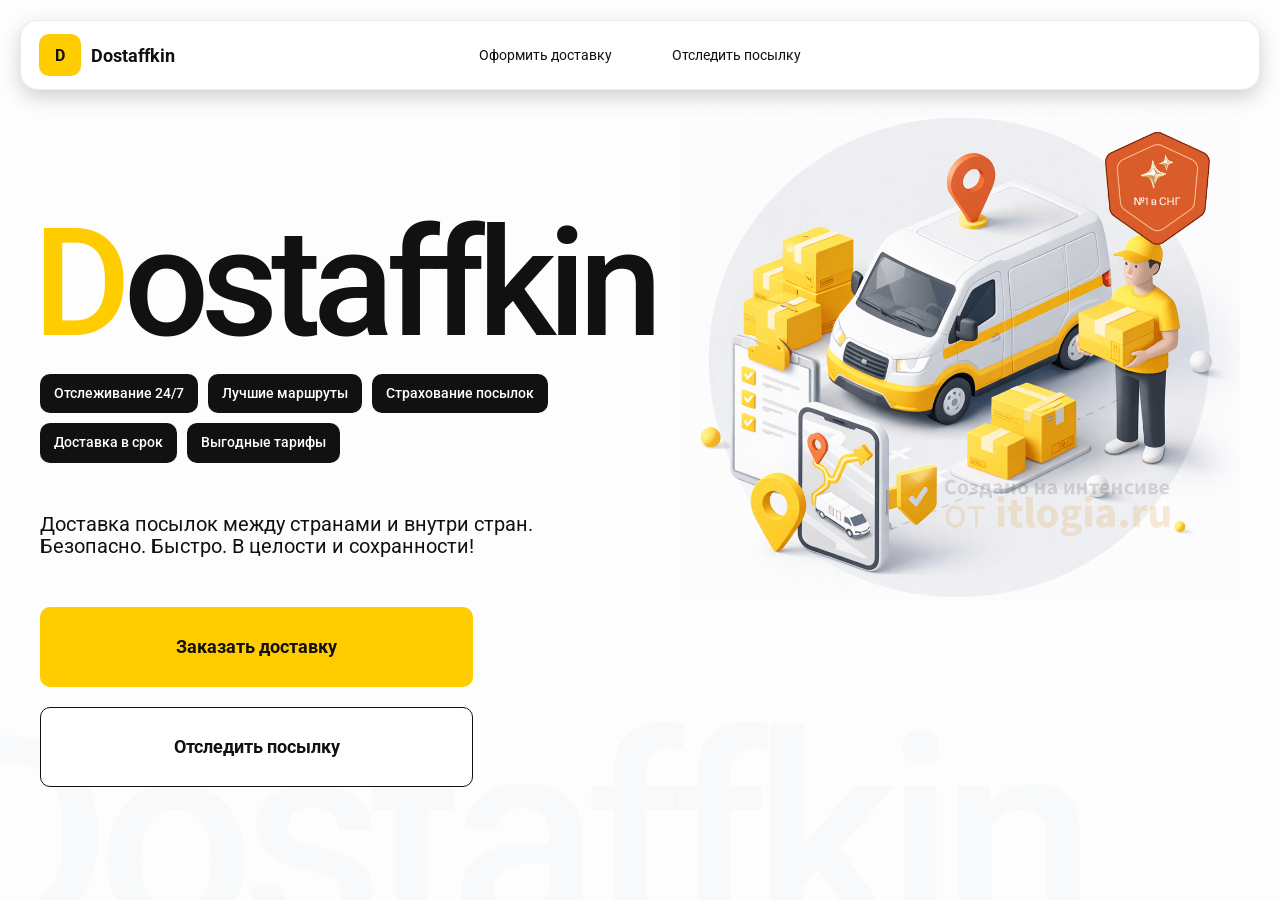
<file: index.html>
<!doctype html>
<html lang="ru">

<head>
    <meta charset="utf-8" />
    <meta name="viewport" content="width=device-width,initial-scale=1,maximum-scale=1,user-scalable=0" />
    <title>Dostaffkin — Доставка посылок между странами и внутри стран. Безопасно. Быстро. В целости и сохранности!
    </title>

    <link href="styles/base.css" rel="stylesheet" />
    <link href="styles/base_adaptive.css" rel="stylesheet" />
    <link href="styles/index.css" rel="stylesheet" />
    <link href="styles/index_adaptive.css" rel="stylesheet" />
</head>

<body>

    <div class="container">

        <header class="header">
            <a class="header-brand" href="#">
                <div class="header-logo">D</div>
                <div class="header-title">Dostaffkin</div>
            </a>
            <nav class="header-menu">
                <a class="header-link" href="./order.html">Оформить <span>доставку</span></a>
                <a class="header-link" href="./track.html">Отследить <span>посылку</span></a>
            </nav>
        </header>
        <main class="main">
            <section class="main-info">
                <div class="main-title">
                    <span>D</span>ostaffkin
                </div>
                <div class="main-features">
                    <div class="main-feature">Отслеживание 24/7</div>
                    <div class="main-feature">Лучшие маршруты</div>
                    <div class="main-feature">Страхование посылок</div>
                    <div class="main-feature">Доставка в срок</div>
                    <div class="main-feature">Выгодные тарифы</div>
                </div>
                <div class="main-description">
                    Доставка посылок между странами и внутри стран.
                    Безопасно. Быстро. В целости и сохранности!
                </div>
                <div class="main-actions">
                    <a class="button" type="button" href="./order.html">Заказать доставку</a>
                    <a class="button button-white" type="button" href="./track.html">Отследить посылку</a>
                </div>
            </section>
            <div class="main-title-ghost">Dostaffkin</div>
            <section class="main-image">
                <img src="images/main-image.png" alt="Main image" />
            </section>
        </main>

    </div>

</body>

</html>
</file>
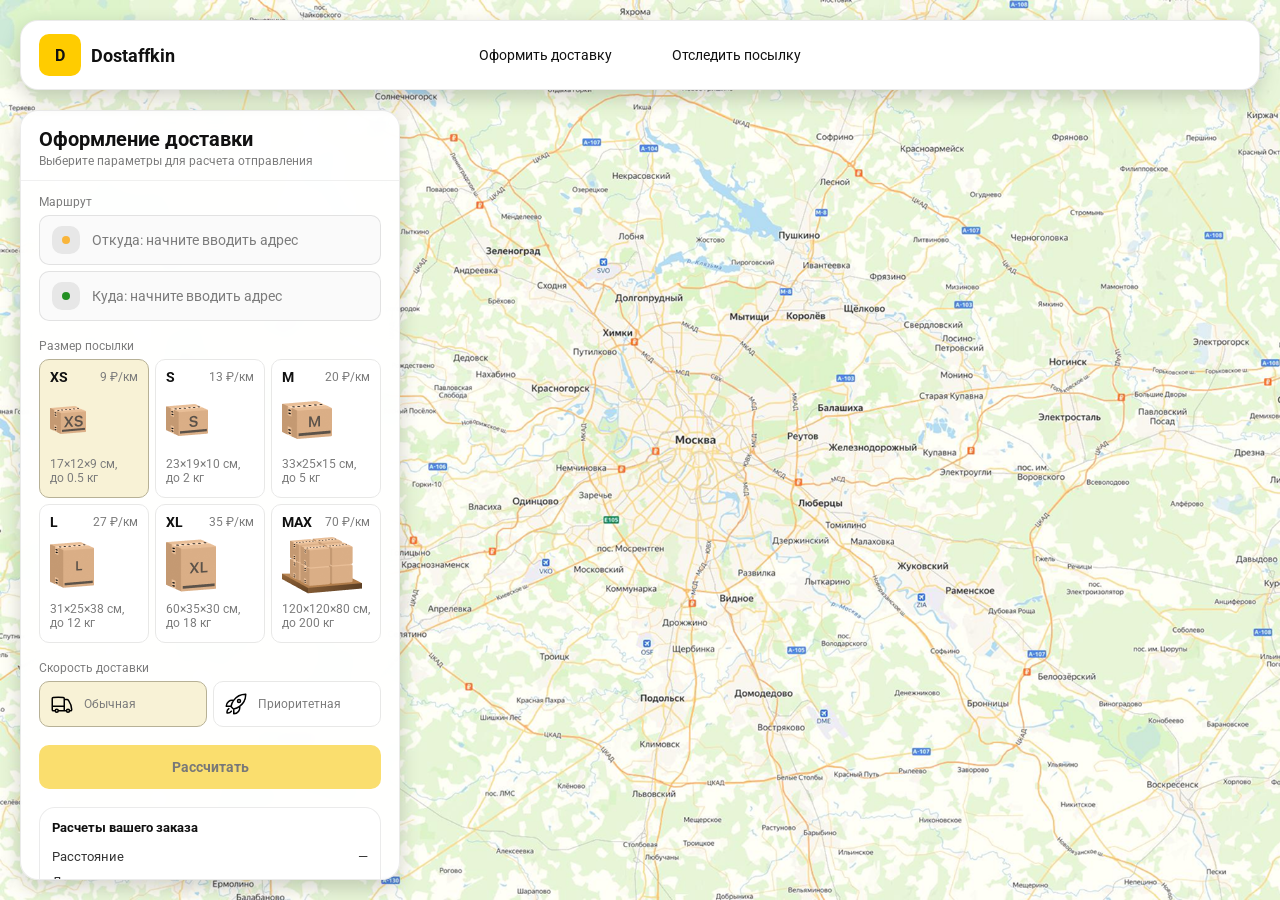
<file: order.html>
<!doctype html>
<html lang="ru">

<head>
    <meta charset="utf-8" />
    <meta name="viewport" content="width=device-width,initial-scale=1,maximum-scale=1,user-scalable=0" />
    <title>Оформление доставки</title>

    <link rel="stylesheet" href="styles/base.css" />
    <link rel="stylesheet" href="styles/base_adaptive.css" />

    <link rel="stylesheet" href="styles/order.css" />
    <link rel="stylesheet" href="styles/order_adaptive.css" />
</head>

<body>
    <div id="map"></div>

    <header class="header">
        <a class="header-brand" href="index.html">
            <div class="header-logo">D</div>
            <div class="header-title">Dostaffkin</div>
        </a>
        <nav class="header-menu">
            <a class="header-link" href="#">Оформить <span>доставку</span></a>
            <a class="header-link" href="./track.html">Отследить <span>посылку</span></a>
        </nav>
    </header>

    <aside class="main" id="sidebar">
        <div class="main-header">
            <div class="main-title">Оформление доставки</div>
            <div class="main-text">Выберите параметры для расчета отправления</div>
        </div>
        <div class="main-content">
            <div class="main-route">
                <div class="main-block-title">Маршрут</div>
                <div class="main-fields">
                    <div class="main-field" id="fromField">
                        <div class="main-pin"></div>
                        <input id="from" placeholder="Откуда: начните вводить адрес" autocomplete="off" />
                        <div class="main-ac" id="fromAc" role="listbox" aria-label="Подсказки адресов"></div>
                    </div>

                    <div class="main-field" id="toField">
                        <div class="main-pin"></div>
                        <input id="to" placeholder="Куда: начните вводить адрес" autocomplete="off" />
                        <div class="main-ac" id="toAc" role="listbox" aria-label="Подсказки адресов"></div>
                    </div>
                </div>
            </div>
            <div class="main-package">
                <div class="main-block-title">Размер посылки</div>

                <div class="main-sizes">
                    <div class="main-size-card is-active" data-value="xs">
                        <div class="main-size-top">
                            <div class="main-size-label">XS</div>
                            <div class="main-size-rate">9 ₽/км</div>
                        </div>
                        <div class="main-size-media">
                            <img src="images/sizes/xs.png" alt="Короб XS" />
                        </div>
                        <div class="main-size-description">17×12×9 см,<br>до 0.5 кг</div>
                    </div>

                    <div class="main-size-card" data-value="s">
                        <div class="main-size-top">
                            <div class="main-size-label">S</div>
                            <div class="main-size-rate">13 ₽/км</div>
                        </div>
                        <div class="main-size-media">
                            <img src="images/sizes/s.png" alt="Короб S" />
                        </div>
                        <div class="main-size-description">23×19×10 см,<br>до 2 кг</div>
                    </div>

                    <div class="main-size-card" data-value="m">
                        <div class="main-size-top">
                            <div class="main-size-label">M</div>
                            <div class="main-size-rate">20 ₽/км</div>
                        </div>
                        <div class="main-size-media">
                            <img src="images/sizes/m.png" alt="Короб M" />
                        </div>
                        <div class="main-size-description">33×25×15 см,<br>до 5 кг</div>
                    </div>

                    <div class="main-size-card" data-value="l">
                        <div class="main-size-top">
                            <div class="main-size-label">L</div>
                            <div class="main-size-rate">27 ₽/км</div>
                        </div>
                        <div class="main-size-media">
                            <img src="images/sizes/l.png" alt="Короб L" />
                        </div>
                        <div class="main-size-description">31×25×38 см,<br>до 12 кг</div>
                    </div>

                    <div class="main-size-card" data-value="xl">
                        <div class="main-size-top">
                            <div class="main-size-label">XL</div>
                            <div class="main-size-rate">35 ₽/км</div>
                        </div>
                        <div class="main-size-media">
                            <img src="images/sizes/xl.png" alt="Короб XL" />
                        </div>
                        <div class="main-size-description">60×35×30 см,<br>до 18 кг</div>
                    </div>

                    <div class="main-size-card" data-value="max">
                        <div class="main-size-top">
                            <div class="main-size-label">MAX</div>
                            <div class="main-size-rate">70 ₽/км</div>
                        </div>
                        <div class="main-size-media main-size-media-palleta">
                            <img src="images/sizes/max.png" alt="Паллета" />
                        </div>
                        <div class="main-size-description">120×120×80 см,<br>до 200 кг</div>
                    </div>
                </div>
            </div>
            <div class="main-speed">
                <div class="main-block-title">Скорость доставки</div>

                <div class="main-speeds">
                    <div class="main-speed-card is-active" data-value="regular">
                        <img class="main-speed-media" src="images/icons/regular.svg" alt="Regular" />
                        <div class="main-speed-description">Обычная</div>
                    </div>
                    <div class="main-speed-card" data-value="fast">
                        <img class="main-speed-media" src="images/icons/fast.svg" alt="Fast" />
                        <div class="main-speed-description">Приоритетная</div>
                    </div>

                </div>
            </div>
            <div class="main-calculate-block">
                <button id="calc" class="button calculate-button" type="button" disabled>Рассчитать</button>
            </div>
            <div class="main-result" id="result">
                <div class="main-result-title">Расчеты вашего заказа</div>
                <div class="main-result-lines">
                    <div class="main-result-line"><span>Расстояние</span><span id="distanceValue">—</span></div>
                    <div class="main-result-line"><span>Доставим через</span><span id="durationValue">—</span></div>
                    <div class="main-result-line"><span>Тариф</span><span id="rateValue">—</span></div>
                </div>
                <div class="main-price">
                    <div class="main-price-label">Итого</div>
                    <div class="main-price-value" id="totalValue">—</div>
                </div>
            </div>
            <div class="main-order-box">
                <div class="main-order-form" id="orderForm">
                    <div class="main-order-title">Оформление доставки</div>
                    <div class="main-block-info-row">
                        <div class="main-block-title">Контакты</div>
                        <div class="order-fields">
                            <div class="main-field">
                                <input id="customerName" placeholder="Ваше имя" autocomplete="off" />
                            </div>
                            <div class="main-field">
                                <input id="customerPhone" placeholder="Ваш телефон" autocomplete="off"
                                    inputmode="tel" />
                            </div>
                        </div>
                    </div>
                    <div class="main-block-info-row extra-info">
                        <div class="main-block-title">Дополнительная информация</div>
                        <div class="main-field textarea">
                            <textarea id="comment" placeholder="Детали доставки и комментарии"></textarea>
                        </div>
                    </div>
                    <button id="submit" class="button main-submit-request" type="button" disabled>Отправить
                        заявку
                    </button>
                </div>

                <div class="main-order-success" id="orderSuccess">
                    <div class="main-success-icon">✓</div>
                    <div class="main-success-title">Заявка отправлена!</div>
                    <div class="main-success-title">Номер отправления – <span id="orderId"></span></div>
                    <div class="main-success-subtitle">Мы скоро свяжемся с вами</div>
                </div>
            </div>
        </div>
    </aside>

</body>

</html>
</file>
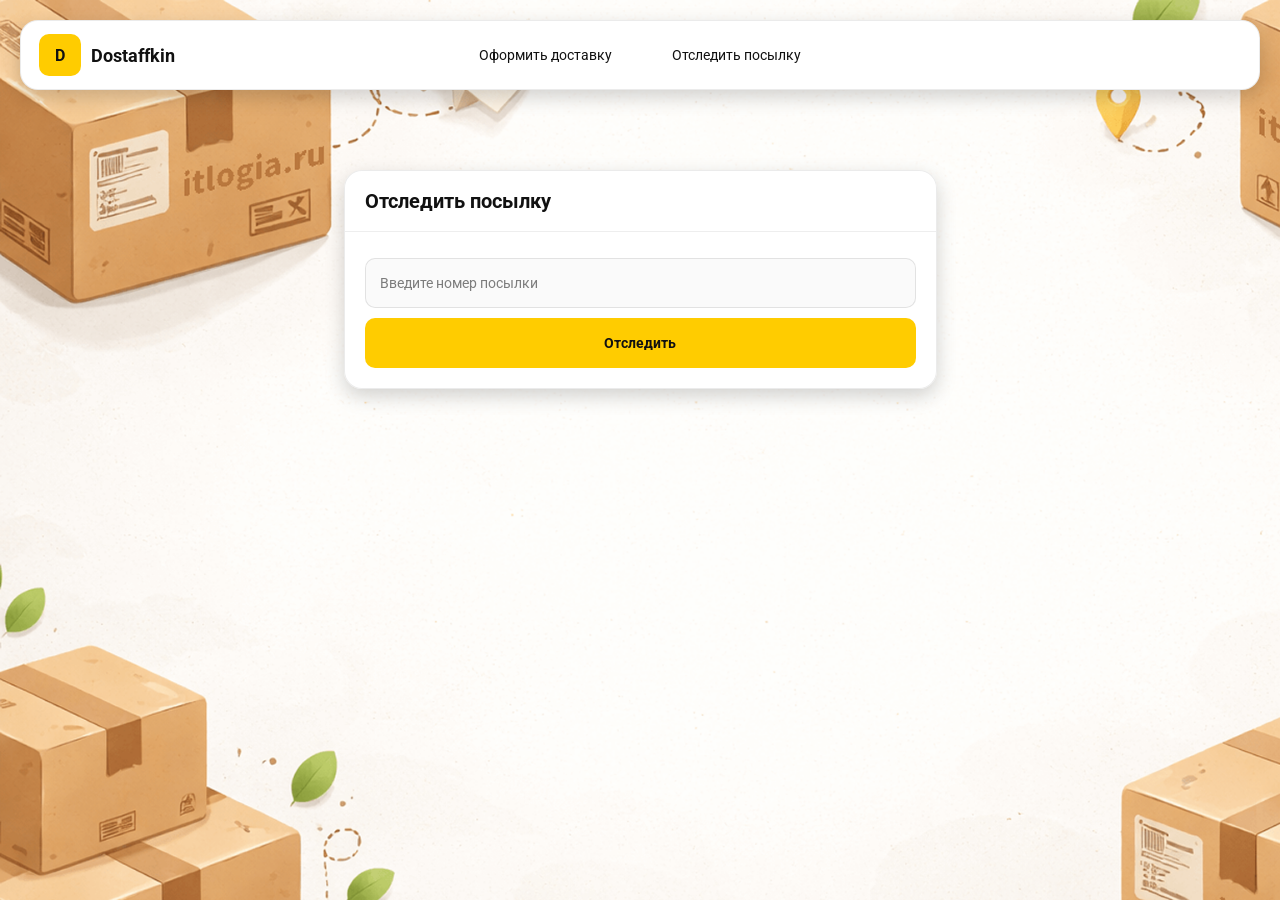
<file: track.html>
<!doctype html>
<html lang="ru">

<head>
    <meta charset="utf-8" />
    <meta name="viewport" content="width=device-width,initial-scale=1,maximum-scale=1,user-scalable=0" />
    <title>Отследить посылку</title>
    <link rel="stylesheet" href="styles/base.css" />
    <link rel="stylesheet" href="styles/base_adaptive.css" />

    <link rel="stylesheet" href="styles/track.css" />
    <link rel="stylesheet" href="styles/track_adaptive.css" />
</head>

<body>

    <div class="container">
        <header class="header">
            <a class="header-brand" href="./index.html">
                <div class="header-logo">D</div>
                <div class="header-title">Dostaffkin</div>
            </a>
            <nav class="header-menu">
                <a class="header-link" href="./order.html">Оформить <span>доставку</span></a>
                <a class="header-link" href="#">Отследить <span>посылку</span></a>
            </nav>
        </header>

        <main class="track-content">
            <section class="track-card track-search">
                <div class="track-title">Отследить посылку</div>
                <div class="track-action">
                    <div class="main-field track-field">
                        <input id="trackNumber" placeholder="Введите номер посылки" autocomplete="off" />
                    </div>
                    <button id="trackButton" class="button track-button" type="button">Отследить</button>
                </div>
            </section>
            <section class="track-card track-result" id="trackResult">
                <div class="track-result-header">
                    <div class="track-id" id="trackIdValue"></div>
                    <div class="track-routes">
                        <div class="track-route">
                            <div class="track-route-pin">
                                <svg xmlns="http://www.w3.org/2000/svg" fill="none" viewBox="0 0 24 24"
                                    stroke-width="1.5" stroke="orange" class="size-6">
                                    <path stroke-linecap="round" stroke-linejoin="round"
                                        d="M15 10.5a3 3 0 1 1-6 0 3 3 0 0 1 6 0Z" />
                                    <path stroke-linecap="round" stroke-linejoin="round"
                                        d="M19.5 10.5c0 7.142-7.5 11.25-7.5 11.25S4.5 17.642 4.5 10.5a7.5 7.5 0 1 1 15 0Z" />
                                </svg>
                            </div>
                            <div class="track-route-address" id="trackFromValue">
                                Откуда: Москва, улица Арбат, 1
                            </div>
                        </div>
                        <div class="track-route track-route-arrow">
                            <svg xmlns="http://www.w3.org/2000/svg" fill="none" viewBox="0 0 24 24" stroke-width="1.5"
                                stroke="currentColor" class="size-6">
                                <path stroke-linecap="round" stroke-linejoin="round"
                                    d="M19.5 13.5 12 21m0 0-7.5-7.5M12 21V3" />
                            </svg>
                        </div>
                        <div class="track-route">
                            <div class="track-route-pin">
                                <svg xmlns="http://www.w3.org/2000/svg" fill="none" viewBox="0 0 24 24"
                                    stroke-width="1.5" stroke="green" class="size-6">
                                    <path stroke-linecap="round" stroke-linejoin="round"
                                        d="M15 10.5a3 3 0 1 1-6 0 3 3 0 0 1 6 0Z" />
                                    <path stroke-linecap="round" stroke-linejoin="round"
                                        d="M19.5 10.5c0 7.142-7.5 11.25-7.5 11.25S4.5 17.642 4.5 10.5a7.5 7.5 0 1 1 15 0Z" />
                                </svg>
                            </div>
                            <div class="track-route-address" id="trackToValue">
                                Куда: Минск, проспект Независимости, 58
                            </div>
                        </div>
                    </div>
                </div>
                <div class="track-info">
                    <div class="track-status-title">Статус данной посылки:</div>
                    <div class="track-status-list" id="trackStatusList">


                        <div class="track-status created">
                            <img src="images/icons/created.svg" class="track-status-icon" alt="Created">
                            <div class="track-status-text">
                                <div class="track-status-text-state">Создан</div>
                                <div class="track-status-text-date">10.01.2026</div>
                            </div>
                        </div>

                        <div class="track-status in-way">
                            <img src="images/icons/in-way.svg" class="track-status-icon" alt="In way">
                            <div class="track-status-text">
                                <div class="track-status-text-state">В пути: Москва</div>
                                <div class="track-status-text-date">18.01.2026</div>
                            </div>
                        </div>

                        <div class="track-status ready">
                            <img src="images/icons/ready.svg" class="track-status-icon" alt="Ready">
                            <div class="track-status-text">
                                <div class="track-status-text-state">Готов к выдаче</div>
                                <div class="track-status-text-date">25.01.2026</div>
                            </div>
                        </div>

                        <div class="track-status done">
                            <img src="images/icons/done.svg" class="track-status-icon" alt="Done">
                            <div class="track-status-text">
                                <div class="track-status-text-state">Вручен</div>
                                <div class="track-status-text-date">27.01.2026</div>
                            </div>
                        </div>

                    </div>
                </div>
            </section>
        </main>
    </div>

</body>

</html>
</file>
<file: styles/base.css>
*, *::before, *::after {
    box-sizing: border-box;
}

@font-face {
    font-family: "Roboto";
    src: url("../fonts/Roboto-Regular.ttf");
    font-weight: normal;
}

@font-face {
    font-family: "Roboto";
    src: url("../fonts/Roboto-Bold.ttf");
    font-weight: bold;
}

@font-face {
    font-family: "Roboto";
    src: url("../fonts/Roboto-Medium.ttf");
    font-weight: 500;
}

html, body {
    margin: 0;
    color: #111111;
    font-family: "Roboto", sans-serif;
}

body {
    background: #FDFDFD;
}

.header {
    border-radius: 18px;
    box-shadow: 0 7px 20px 0 #0000002E;
    background: #ffffff;
        left: 20px;
    border: 1px solid rgba(0, 0, 0, 0.08);
    position: fixed;
    right: 20px;
    top: 20px;
    padding: 14px 18px;
    height: 70px;
    display: flex;
    align-items: center;
    z-index: 6;
}

.header-brand {
    display: flex;
    align-items: center;
    text-decoration: none;
    gap: 10px;
}

.header-logo {
    width: 42px;
    height: 42px;
    border-radius: 10px;
    background: #FFCC00;
    display: grid;
    place-items: center;
    font-weight: bold;
    color: #111;
}

.header-title {
    font-size: 18px;
    font-weight: bold;
    color: #111111;
    text-decoration: none;
}

.header-menu {
    display: flex;
    align-items: center;
    gap: 60px;
    margin: 0;
    position: absolute;
    left: 50%;
    transform: translateX(-50%);
}

.header-link {
    font-size: 14px;
    color: #111111;
    text-decoration: none;
}

.button {
    border: 0;
    outline: none;
    height: 44px;
    border-radius: 10px;
    font-size: 14px;
    font-weight: bold;
    cursor: pointer;
    font-family: inherit;
    transition: transform .08s ease, opacity .12s ease;
    background: #ffcc00;
    color: #111111;
    text-align: center;
    text-decoration: none;
}

.button:hover {
    background-color: #E5BC19;
}

.button:disabled {
    cursor: not-allowed;
    background-color: #FADE6E;
    color: #787878;
    transform: none;
}

.button.button-white {
    background: #ffffff;
    border: 1px solid #111111;
}

.button.button-white:hover {
    background: rgb(241 241 241);
}

.main-field {
    display: flex;
    align-items: center;
    margin-top: 6px;
    gap: 10px;
    border: 1px solid #1111111A;
    background: #FAFAFA;
    border-radius: 10px;
    padding: 10px 12px;
    position: relative;
    box-sizing: border-box;
    height: 50px;
}

.main-field.textarea {
    height: auto;
}

.main-pin {
    width: 28px;
    height: 28px;
    border-radius: 10px;
    background: rgba(17, 17, 17, 0.08);
    display: grid;
    place-items: center;
    flex: 0 0 auto;
    position: relative;
}

.main-pin::before {
    content: "";
    width: 8px;
    height: 8px;
    border-radius: 999px;
    background: orange;
    opacity: .75;
    display: block;
}

.main-field:last-child .main-pin::before {
    background: green;
    opacity: .85;
}

input, textarea {
    width: 100%;
    border: 0;
    outline: none;
    background: transparent;
    font-size: 14px;
    color: #111111;
    font-family: inherit;
}

textarea {
    resize: vertical;
    min-height: 72px;
    padding: 2px 0;
}

input::placeholder, textarea::placeholder {
    color: #7C7C7C;
}

.main-field:focus-within {
    border-color: rgba(0, 0, 0, 0.20);
    box-shadow: 0 0 0 4px rgba(255, 204, 0, 0.35);
    background: rgba(255, 255, 255, 0.75);
}
</file>
<file: styles/base_adaptive.css>
@media (max-width: 767px) {
    .header {
        left: 10px;
        right: 10px;
        top: 10px;
    }

    .header-link span {
        display: none;
    }

    .header-menu {
        gap: 20px;
        justify-content: flex-start;
        margin: 0 0 0 30px;
        position: static;
        transform: none;
    }
}

@media (max-width: 420px) {
    .header-title {
        display: none;
    }
}

@media (max-width: 374px) {
    .header-menu {
        gap: 10px;
        margin: 0 0 0 10px;
    }
}
</file>
<file: styles/index.css>
.container {
    overflow: hidden;
    min-height: 100vh;
}

.main {
    padding: 111px 40px 40px;
    position: relative;
    display: flex;
}

.main-info {
    max-width: 840px;
    width: 100%;
    position: relative;
}

.main-title {
    margin-top: 98px;
    font-weight: 500;
    font-size: 200px;
    line-height: 1;
    letter-spacing: -0.05em;
    color: #111111;
    left: -15px;
    position: relative;
}

.main-title span {
    color: #ffcc00;
}

.main-features {
    margin-top: 15px;
    display: flex;
    flex-wrap: wrap;
    gap: 10px;
}

.main-feature {
    background: #111111;
    color: #ffffff;
    padding: 12px 14px;
    font-weight: 500;
    font-size: 14px;
    line-height: 1.1;
    border-radius: 10px;
}

.main-description {
    margin-top: 50px;
    max-width: 500px;
    font-size: 20px;
    line-height: 1.1;
    color: #111111;
}

.main-actions {
    margin-top: 50px;
    display: flex;
    flex-direction: column;
    gap: 20px;
}

.main-actions .button {
    height: 80px;
    width: 433px;
    font-size: 18px;
    font-weight: bold;
    place-items: center;
    display: grid;
}

.main-title-ghost {
    position: absolute;
    z-index: -1;
    left: -70px;
    bottom: -150px;
    font-weight: 500;
    font-size: 278px;
    line-height: 1;
    letter-spacing: -0.05em;
    color: #ECEDF04D;
}

.main-image {
    width: 1024px;
    top: 100px;
    z-index: -2;
}

.main-image img {
    width: 100%;
    max-width: 1024px;
    height: auto;
    display: block;
}
</file>
<file: styles/index_adaptive.css>
@media (max-width: 1760px) {
    .main-title {
        font-size: 150px;
        left: -7px;
    }

    .main-info {
        max-width: 640px;
    }
}

@media (max-width: 1200px) {
    .main-info {
        max-width: 540px;
    }

    .main {
        padding: 111px 20px 20px;
    }

    .main-title {
        font-size: 120px;
        left: -4px;
    }

    .main-title-ghost {
        font-size: 220px;
    }
}

@media (max-width: 1024px) {
    .main-title {
        margin-top: 30px;
    }

    .main {
        flex-direction: column-reverse;
    }

    .main-image {
        max-width: 350px;
        position: absolute;
        left: 370px;
        top: 370px;
    }

    .main-info {
        max-width: 100%;
    }

    .main-actions {
        gap: 10px;
    }

    .main-actions .button {
        height: 50px;
        font-size: 14px;
        width: auto;
        max-width: 300px;
    }

    .main-description {
        max-width: 350px;
    }
}

@media (max-width: 570px) {
    .main-title {
        font-size: 88px;
    }

    .main-description {
        max-width: 100%
    }

    .main-actions {
       width: 100%;
    }

    .main-actions .button {
        width: 100%;
        max-width: 100%
    }

    .main-image {
        max-width: 650px;
        position: absolute;
        left: 170px;
        top: 70px;
        opacity: 0.2;
    }
}

@media (max-width: 400px) {
    .main-title {
        font-size: 70px;
    }
}
</file>
<file: styles/order.css>
#map {
    background-image: url("../images/order-bg.png");
    background-size: cover;
    position: fixed;
    inset: 0;
}

.main {
    border-radius: 18px;
    box-shadow: 0 7px 20px 0 #0000002E;
    backdrop-filter: blur(10px);
    background: rgba(255, 255, 255, 0.96);
    left: 20px;
    border: 1px solid rgba(0, 0, 0, 0.08);
    position: fixed;
    top: 110px;
    bottom: 20px;
    width: 380px;
    display: flex;
    flex-direction: column;
    overflow: hidden;
    z-index: 5;
}

.main-header {
    padding: 18px 18px 12px 18px;
    border-bottom: 1px solid rgba(0, 0, 0, 0.06);
    display: flex;
    flex-direction: column;
}

.main-title {
    font-size: 20px;
    line-height: 100%;
    font-weight: bold;
}

.main-text {
    font-size: 12px;
    margin-top: 5px;
    color: #7C7C7C;
}

.main-content {
    padding: 14px 18px 18px 18px;
    overflow: auto;
    scrollbar-width: none;
    display: flex;
    flex-direction: column;
    gap: 18px;
    flex: 1;
}

.main-block-title {
    font-size: 12px;
    color: #7C7C7C;
}

.main-route .main-block-title,
.main-package .main-block-title {
    margin-bottom: 6px;
}

.main-sizes {
    display: grid;
    gap: 6px;
    grid-template-columns: repeat(3, 1fr);
}

.main-size-card {
    border: 1px solid #E8E8E7;
    background: #FFFFFF;
    border-radius: 10px;
    padding: 10px;
    cursor: pointer;
    user-select: none;
    transition: transform .08s ease, border-color .12s ease, background .12s ease;
    min-height: 139px;
}

.main-size-card:hover {
    transform: translateY(-1px);
}

.main-size-card.is-active {
    background-color: #F8F2D6;
    border-color: #B7B196;
}

.main-size-top {
    display: flex;
    align-items: center;
    justify-content: space-between;
}

.main-size-label {
    font-weight: bold;
    font-size: 14px;
    color: #111111;
    line-height: 100%;
}

.main-size-rate {
    font-size: 12px;
    color: #7C7C7C;
    line-height: 100%;
}

.main-size-media {
    margin-top: 8px;
    height: 57px;
}

.main-size-description {
    margin-top: 8px;
    font-size: 12px;
    color: #7C7C7C;
    line-height: 1.2;
}

.calculate-button {
    width: 100%;
}

.main-result {
    border: 1px solid rgba(0, 0, 0, 0.08);
    background: rgba(255, 255, 255, 0.75);
    border-radius: 16px;
    padding: 12px;
    line-height: 1.25;
}

.main-result-title {
    font-weight: bold;
    font-size: 13px;
    color: #111111;
    margin-bottom: 13px;
}

.main-result-lines {
    gap: 8px;
    display: flex;
    flex-direction: column;
}

.main-result-line {
    font-size: 13px;
    color: rgba(17, 17, 17, 0.85);
    display: flex;
    justify-content: space-between;
}

.main-price {
    margin-top: 18px;
    padding-top: 10px;
    border-top: 1px dashed rgba(0, 0, 0, 0.12);
    display: flex;
    align-items: baseline;
    justify-content: space-between;
}

.main-price-label {
    font-size: 12px;
    color: rgba(17, 17, 17, 0.55);
}

.main-price-value {
    font-size: 20px;
    font-weight: bold;
    color: #111111;
    letter-spacing: -0.3px;
}

.main-order-box {
    background: #ffffff;
    border: 1px solid #E8E8E7;
    border-radius: 10px;
    padding: 12px;
}

.main-order-title {
    margin-bottom: 8px;
    font-weight: bold;
    font-size: 14px;
    color: #111111;
}

.main-block-info {
    display: flex;
    flex-direction: column;
    gap: 6px;
}

.order-fields {
    display: grid;
    grid-template-columns: 1fr 1fr;
    column-gap: 10px;
    margin-top: 6px;
}

.main-block-info-row.extra-info {
    display: block;
    margin-top: 13px;
}

.main-submit-request {
    width: 100%;
    margin-top: 6px;
}

.main-order-success {
    display: none;
    text-align: center;
    padding: 22px 12px;
    gap: 12px;
}

.main-order-success.is-visible {
    display: flex;
    flex-direction: column;
    align-items: center;
}

.main-success-icon {
    width: 56px;
    height: 56px;
    border-radius: 50%;
    background: #16a34a;
    color: #ffffff;
    display: grid;
    place-items: center;
    font-size: 30px;
}

.main-success-title {
    font-size: 14px;
    font-weight: bold;
    color: #111111;
}

.main-success-subtitle {
    font-size: 12px;
    color: rgba(17, 17, 17, 0.55);
    line-height: 1.3;
}

.main-speed .main-block-title {
    margin-bottom: 6px;
}

.main-speeds {
    display: grid;
    gap: 6px;
    grid-template-columns: repeat(2, 1fr);
}

.main-speed-card {
    border: 1px solid #E8E8E7;
    background: #FFFFFF;
    border-radius: 10px;
    padding: 10px;
    cursor: pointer;
    user-select: none;
    transition: transform .08s ease, border-color .12s ease, background .12s ease;
    display: flex;
    align-items: center;
    gap: 10px;
}

.main-speed-card:hover {
    transform: translateY(-1px);
}

.main-speed-card.is-active {
    background-color: #F8F2D6;
    border-color: #B7B196;
}

.main-speed-description {
    font-size: 12px;
    color: #7C7C7C;
    line-height: 1.2;
}
</file>
<file: styles/order_adaptive.css>
@media (max-width: 767px) {
    .main {
        left: 10px;
        right: 10px;
        top: 50%;
        bottom: 12px;
        width: auto;
        max-width: none;
    }
}

@media (max-width: 420px) {
    .main-sizes {
        grid-template-columns: repeat(2, 1fr);
    }
}
</file>
<file: styles/track.css>
.container {
    background: #F4F4F4 url("../images/track-bg.png");
    background-size: cover;
    min-height: 100vh;
    padding: 170px 0 50px 0;
}

.track-content {
    width: 593px;
    margin: 0 auto;
}

.track-card {
    width: 100%;
    border-radius: 18px;
    box-shadow: 0 7px 20px 0 #0000002E;
    backdrop-filter: blur(10px);
    background: rgba(255, 255, 255, 0.96);
    border: 1px solid rgba(0, 0, 0, 0.08);
}

.track-title {
    font-size: 20px;
    line-height: 100%;
    font-weight: bold;
    border-bottom: 1px solid #EEEEEE;
    padding: 20px;
}

.track-action {
    padding: 20px;
}

.track-button {
    width: 100%;
    height: 50px;
}

.track-field {
    margin-bottom: 10px;
}

.track-result {
    margin-top: 5px;
    display: none;
}

.track-result.is-visible {
    display: block;
}

.track-result-header {
    font-weight: bold;
    font-size: 14px;
    color: #111111;
    padding: 20px;
    border-bottom: 1px solid #EEEEEE;
}

.track-id {
    margin-bottom: 12px;
    font-size: 20px;
}

.track-routes {
    display: flex;
    flex-direction: column;
    gap: 10px;
    font-weight: normal;
}

.track-route {
    display: flex;
    align-items: center;
    gap: 10px;
}

.track-route-pin {
    width: 24px;
    height: 24px;
    flex-shrink: 0;
}

.track-route-arrow {
    padding: 15px 0;
    width: 24px;
    height: 24px;
}

.track-info {
    padding: 20px;
}

.track-status {
    display: flex;
    align-items: center;
    font-size: 12px;
    gap: 10px;
}

.track-status-title {
    font-size: 14px;
    color: #111111;
    margin-bottom: 20px;
}

.track-status-list {
    display: flex;
    flex-direction: column;
    gap: 15px;
}

.track-status-icon {
    width: 40px;
    height: 40px;
    border-radius: 50%;
    background: rgba(17, 17, 17, 0.08);
    display: grid;
    place-items: center;
    flex: 0 0 auto;
}

.track-status.created .track-status-icon {
    background-color: #F1CB00;
}

.track-status.in-way .track-status-icon {
    background-color: #F08A11;
}

.track-status.ready .track-status-icon {
    background-color: #A35D0A;
}

.track-status.done .track-status-icon {
    background-color: #37C93B;
}

.track-status-text {
    display: flex;
    align-items: center;
    justify-content: space-between;
    color: #111111;
    font-size: 12px;
    flex: 1;
}

.track-status-date {
    color: rgba(17, 17, 17, 0.55);
}
</file>
<file: styles/track_adaptive.css>
@media (max-width: 767px) {
    .container {
        padding: 130px 0 50px 0;
    }

    .track-content {
        width: 100%;
        padding-left: 10px;
        padding-right: 10px;
    }

    .track-result-header {
        padding: 20px;
    }
}
</file>
